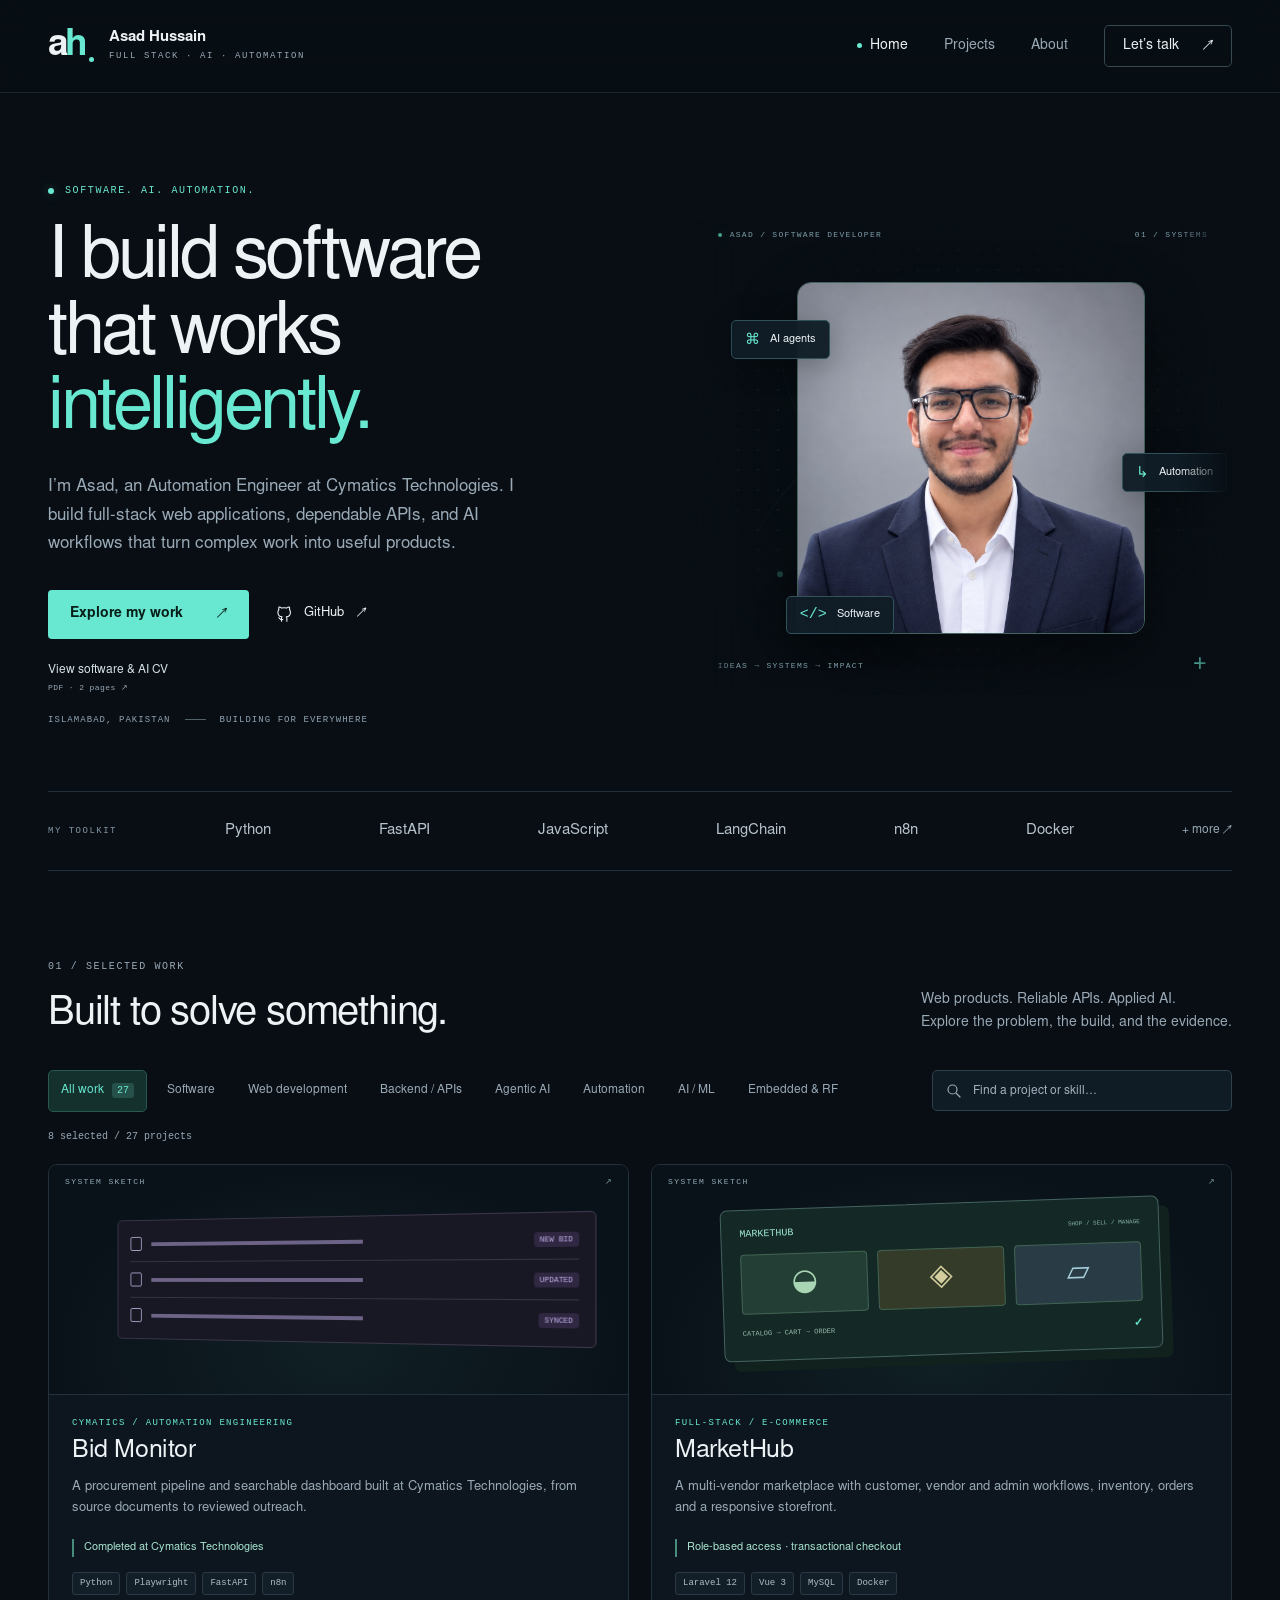
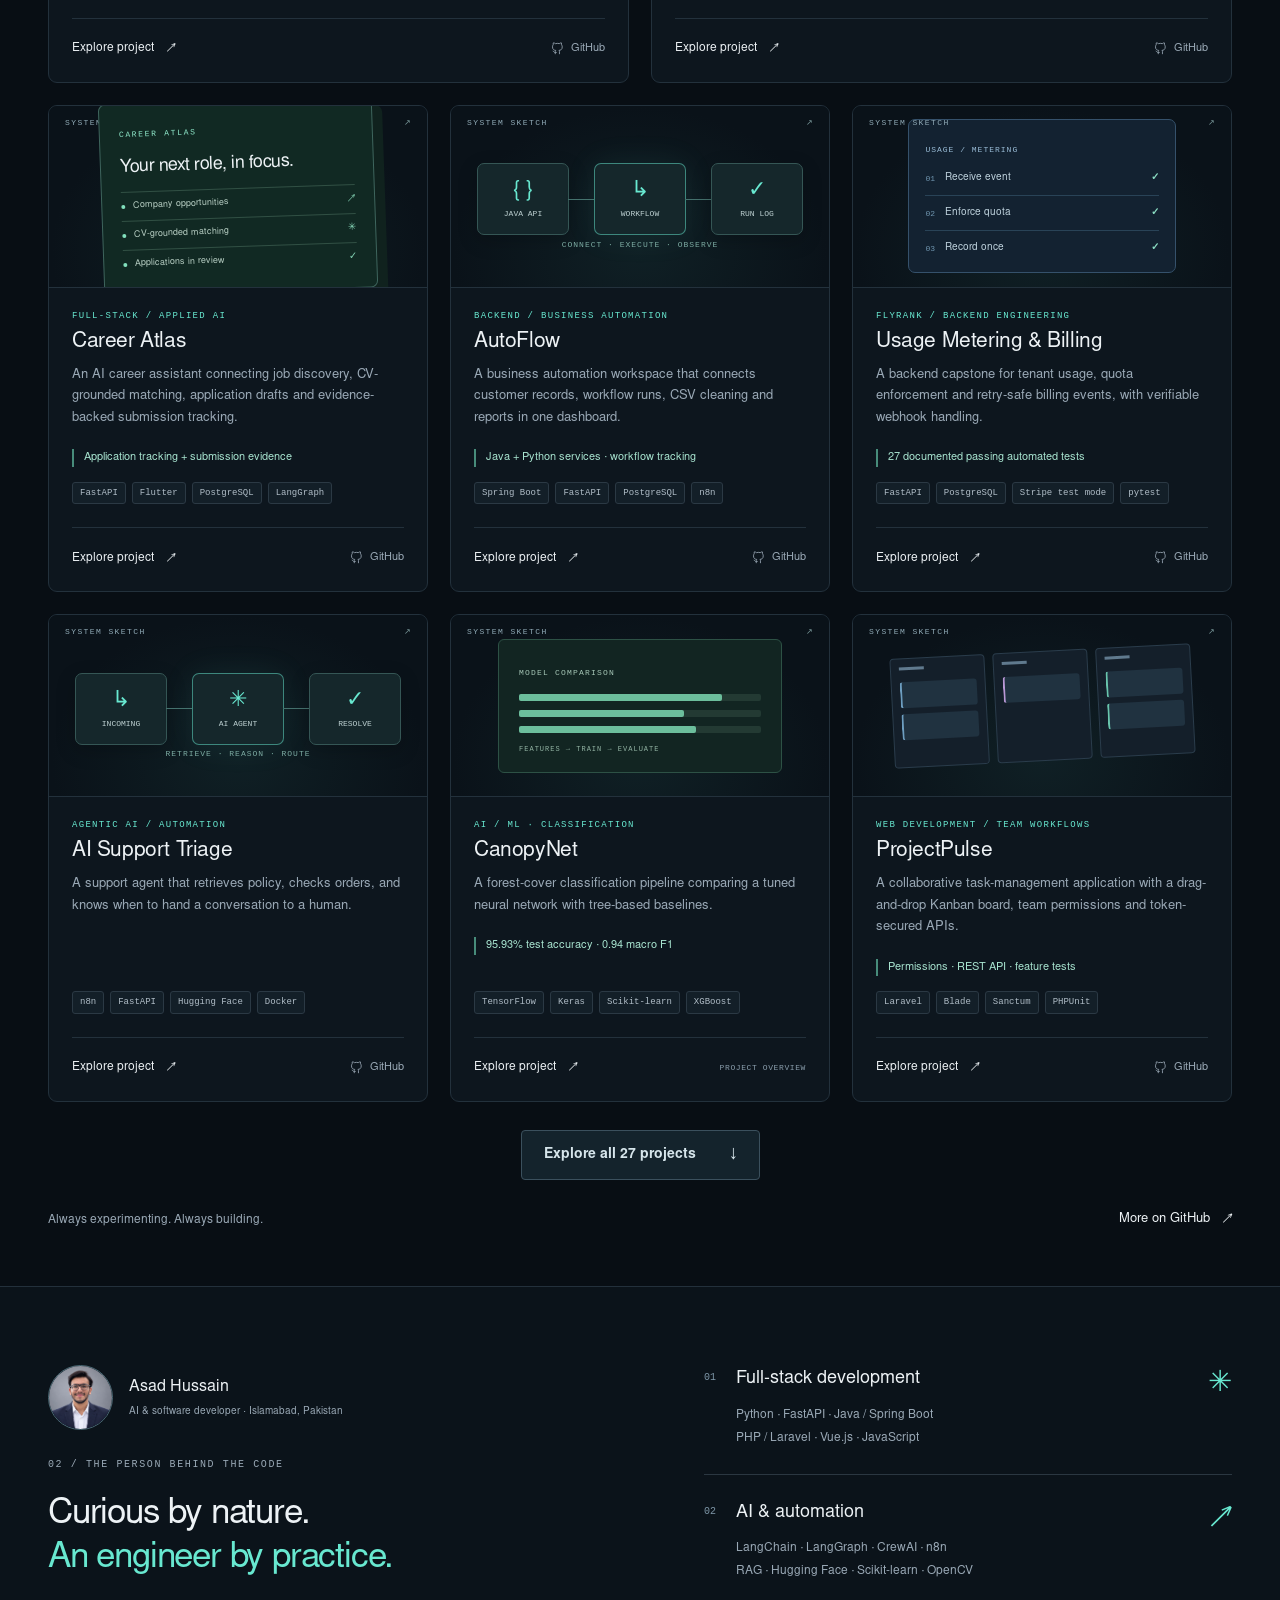
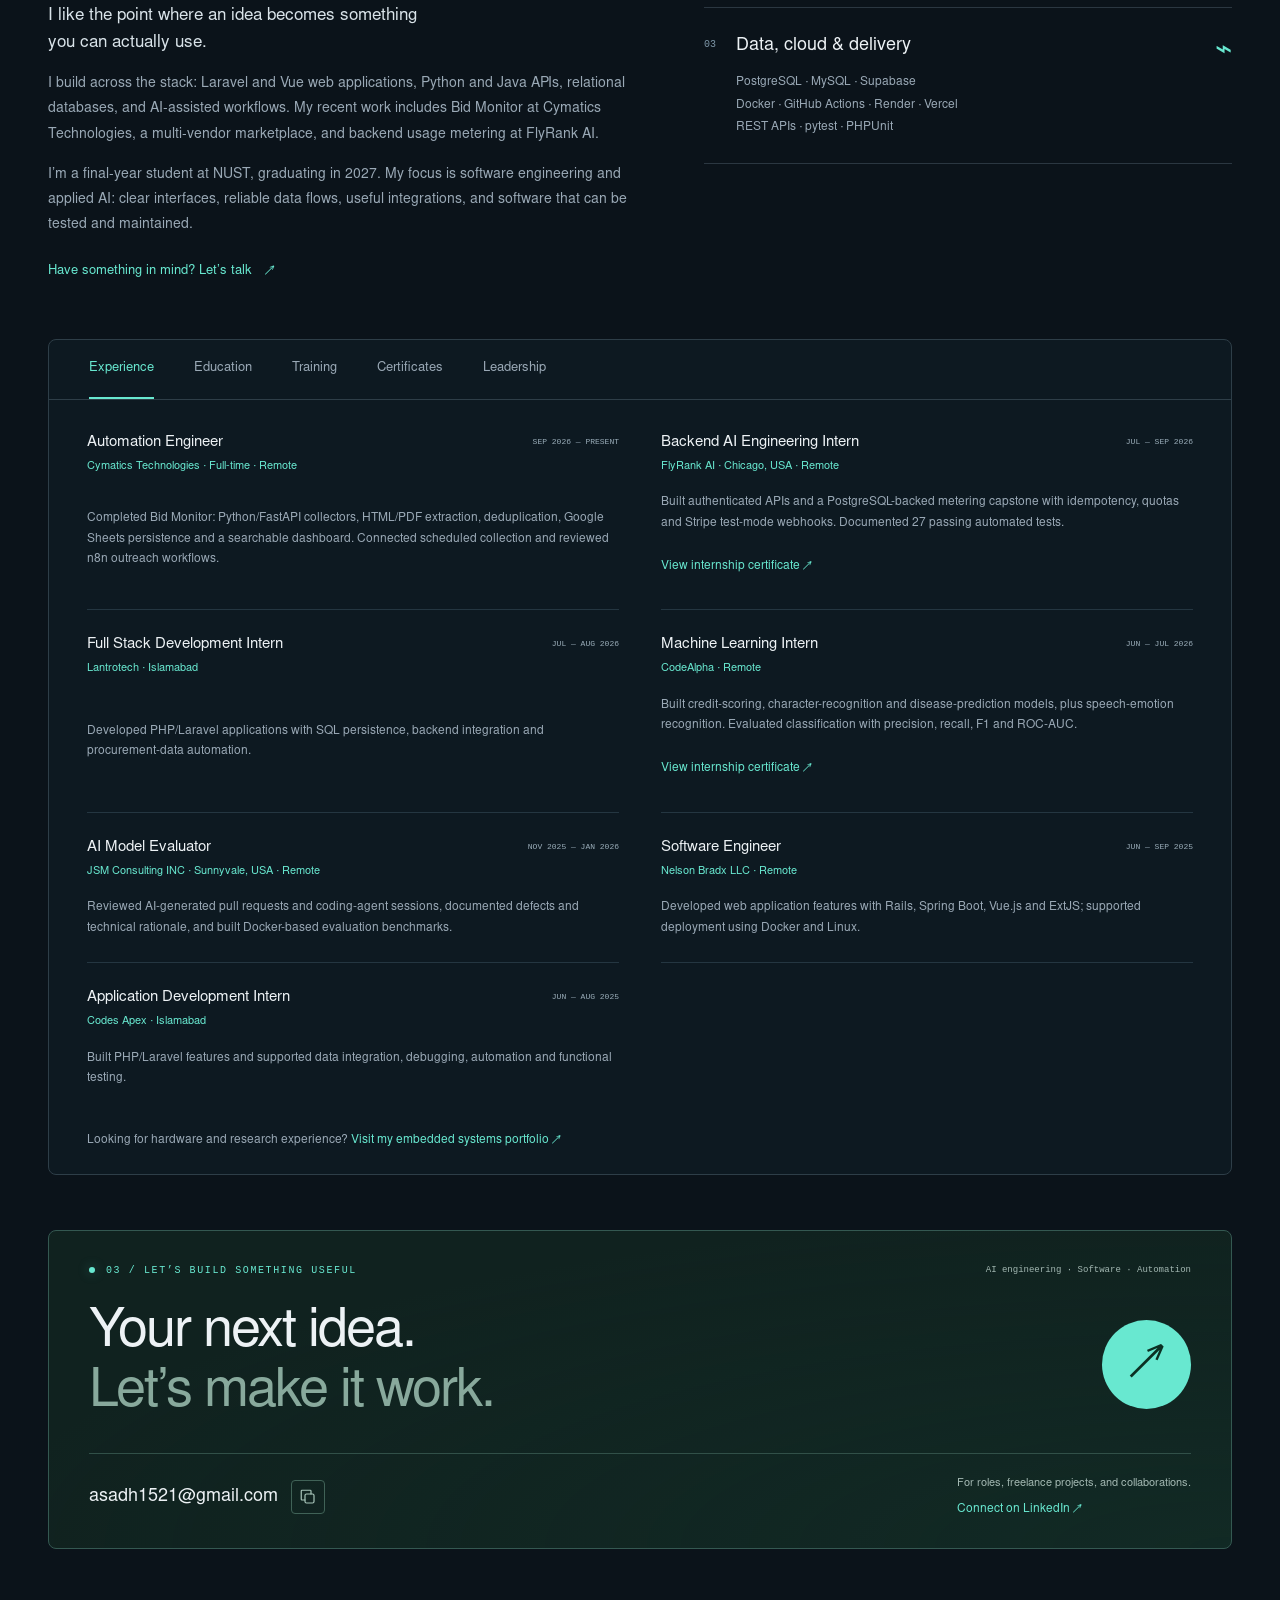
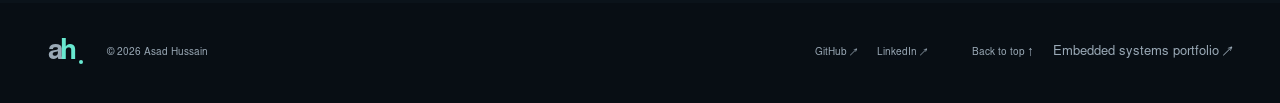
<file: index.html>
<!DOCTYPE html>
<html lang="en">
<head>
  <meta charset="UTF-8">
  <meta name="viewport" content="width=device-width, initial-scale=1">
  <meta name="theme-color" content="#080e14">
  <meta name="robots" content="index, follow">
  <link rel="canonical" href="https://automation-portfolio-steel.vercel.app/">
  <meta property="og:type" content="website">
  <meta property="og:site_name" content="Asad Hussain Portfolio">
  <meta property="og:title" content="Asad Hussain — AI, Software & Automation">
  <meta property="og:description" content="Explore full-stack web applications, backend APIs, AI agents and automation projects built by Asad Hussain.">
  <meta property="og:url" content="https://automation-portfolio-steel.vercel.app/">
  <meta property="og:image" content="https://automation-portfolio-steel.vercel.app/assets/social-preview.png">
  <meta property="og:image:width" content="1200">
  <meta property="og:image:height" content="630">
  <meta property="og:image:alt" content="Asad Hussain — AI, Software & Automation. Selected projects: Career Atlas, Bid Monitor, and AI Support Triage.">
  <meta name="twitter:card" content="summary_large_image">
  <meta name="twitter:title" content="Asad Hussain — AI, Software & Automation">
  <meta name="twitter:description" content="Full-stack web development, backend APIs, machine learning and automation.">
  <meta name="twitter:image" content="https://automation-portfolio-steel.vercel.app/assets/social-preview.png">
  <title>Asad Hussain — Software, AI & Automation</title>
  <meta name="description" content="Asad Hussain builds AI applications, agentic systems, workflow automations, and software that connects ideas to real-world use.">
  <link rel="icon" href="/favicon.svg" type="image/svg+xml">
  <link rel="stylesheet" href="/style.css">
  <link rel="stylesheet" href="/enhancements.css">
  <script src="/profile.js" defer></script>
  <script src="/projects.js" defer></script>
  <script src="/app.js" defer></script>
  <script src="/certificate-viewer.js" defer></script>
</head>
<body>
  <a class="skip-link" href="#main">Skip to content</a>
  <header class="header">
    <div class="container header-inner">
      <a class="brand" href="#home" aria-label="Asad Hussain home"><span class="brand-mark">a<span>h</span><i></i></span><span class="brand-name">Asad Hussain<span>FULL STACK · AI · AUTOMATION</span></span></a>
      <nav id="navigation" aria-label="Main navigation">
        <a class="nav-link active" href="#home" aria-current="location">Home</a>
        <a class="nav-link" href="#projects">Projects</a>
        <a class="nav-link" href="#about">About</a>
        <a class="nav-link nav-contact" href="#contact">Let’s talk <span aria-hidden="true">↗</span></a>
      </nav>
      <button class="menu-toggle" aria-label="Open navigation" aria-expanded="false" aria-controls="navigation"><span></span><span></span></button>
    </div>
  </header>
  <main id="main">
    <section id="home" class="hero container" aria-labelledby="hero-title">
      <div class="hero-copy">
        <div class="eyebrow"><span class="status-dot"></span> SOFTWARE. AI. AUTOMATION.</div>
        <h1 id="hero-title">I build software<br>that works<br><span class="accent">intelligently.</span></h1>
        <p class="hero-description">I’m Asad, an Automation Engineer at Cymatics Technologies. I build full-stack web applications, dependable APIs, and AI workflows that turn complex work into useful products.</p>
        <div class="hero-actions"><a class="button primary" href="#projects">Explore my work <span aria-hidden="true">↗</span></a><a class="text-link" href="https://github.com/asadh-74" target="_blank" rel="noopener noreferrer"><svg viewBox="0 0 24 24" class="icon" aria-hidden="true"><path d="M9 19c-4.3 1.3-4.3-2.2-6-2.7m12 5v-3.8a3.3 3.3 0 0 0-.9-2.6c3-.3 6.2-1.5 6.2-6.9a5.4 5.4 0 0 0-1.5-3.8c.2-.4.7-1.9-.2-3.7 0 0-1.2-.4-4 1.5a13.5 13.5 0 0 0-7.2 0c-2.8-1.9-4-1.5-4-1.5-.9 1.8-.4 3.3-.2 3.7A5.4 5.4 0 0 0 1.7 8c0 5.4 3.2 6.6 6.2 6.9A3.3 3.3 0 0 0 7 17.5v3.8" transform="translate(1 1) scale(.9)"/></svg> GitHub <span aria-hidden="true">↗</span></a></div>
        <div class="resume-links"><a href="/assets/Asad_Hussain_CV.pdf" target="_blank" rel="noopener noreferrer">View software & AI CV <span>PDF · 2 pages ↗</span></a></div>
        <div class="hero-footnote"><span>ISLAMABAD, PAKISTAN</span><span class="small-line"></span><span>BUILDING FOR EVERYWHERE</span></div>
      </div>
      <div class="hero-art portrait-art">
        <div class="art-top"><span><i class="status-dot"></i> ASAD / SOFTWARE DEVELOPER</span><span>01 / SYSTEMS</span></div>
        <svg id="network-art" viewBox="0 0 520 480" aria-hidden="true"><defs><radialGradient id="coreGlow"><stop stop-color="#55e7d0" stop-opacity=".22"/><stop offset="1" stop-color="#55e7d0" stop-opacity="0"/></radialGradient><linearGradient id="orbitStroke"><stop stop-color="#51e2cd" stop-opacity=".02"/><stop offset=".5" stop-color="#51e2cd" stop-opacity=".6"/><stop offset="1" stop-color="#51e2cd" stop-opacity=".02"/></linearGradient></defs><circle cx="260" cy="240" r="215" fill="url(#coreGlow)"/><g id="globe"></g><g fill="none" stroke="url(#orbitStroke)"><ellipse cx="260" cy="240" rx="238" ry="84" transform="rotate(-30 260 240)"/><ellipse cx="260" cy="240" rx="220" ry="100" transform="rotate(40 260 240)"/></g><circle cx="443" cy="120" r="4" fill="#60e8d1"/><circle cx="78" cy="358" r="3" fill="#60e8d1"/></svg>
        <img class="hero-portrait" src="/assets/asad-professional.jpg" alt="Professional portrait of Asad Hussain" width="1000" height="1200" fetchpriority="high"><div class="art-label label-one"><span class="art-icon">⌘</span> AI agents</div><div class="art-label label-two"><span class="art-icon">↳</span> Automation</div><div class="art-label label-three"><span class="art-icon">&lt;/&gt;</span> Software</div>
        <div class="art-bottom"><span>IDEAS → SYSTEMS → IMPACT</span><span class="crosshair">+</span></div>
      </div>
      <div class="capabilities"><span class="capabilities-label">MY TOOLKIT</span><span>Python</span><span>FastAPI</span><span>JavaScript</span><span>LangChain</span><span>n8n</span><span>Docker</span><a href="#about" aria-label="View more skills">+ more <span aria-hidden="true">↗</span></a></div>
    </section>
    <section id="projects" class="projects container" aria-labelledby="projects-title">
      <div class="section-heading"><div><div class="eyebrow muted">01 / SELECTED WORK</div><h2 id="projects-title">Built to solve something.</h2></div><p>Web products. Reliable APIs. Applied AI.<br>Explore the problem, the build, and the evidence.</p></div>
      <div class="project-toolbar"><div class="filters" role="group" aria-label="Filter projects by area"><button class="filter active" data-filter="all" aria-pressed="true">All work <span id="total-projects">27</span></button><button class="filter" data-filter="software" aria-pressed="false">Software</button><button class="filter" data-filter="web" aria-pressed="false">Web development</button><button class="filter" data-filter="backend" aria-pressed="false">Backend / APIs</button><button class="filter" data-filter="agentic" aria-pressed="false">Agentic AI</button><button class="filter" data-filter="automation" aria-pressed="false">Automation</button><button class="filter" data-filter="ml" aria-pressed="false">AI / ML</button><button class="filter" data-filter="embedded" aria-pressed="false">Embedded & RF</button></div><label class="project-search"><span class="sr-only">Search projects by name, tool, or skill</span><svg viewBox="0 0 24 24" class="icon" aria-hidden="true"><circle cx="10" cy="10" r="6"/><path d="m15 15 5 5"/></svg><input id="project-search" type="search" placeholder="Find a project or skill…" maxlength="100" autocomplete="off"></label></div>
      <div class="results-heading"><span id="project-count" class="project-count" aria-live="polite" aria-atomic="true">Selected projects</span><button id="reset-filters" hidden>Clear filters ×</button></div>
      <div id="project-grid" class="project-grid"></div>
      <div id="empty-state" hidden><h3>No projects found.</h3><p>Try a tool such as Python, or explore another area.</p><button id="empty-reset" class="button primary">Show all work ↗</button></div>
      <button id="show-more" class="button load-more">Explore more projects <span aria-hidden="true">↓</span></button>
      <noscript><p>Enable JavaScript to explore project filters and details. You can also <a href="https://github.com/asadh-74">browse all projects on GitHub</a>.</p></noscript>
      <div class="projects-footer"><p>Always experimenting. Always building.</p><a class="text-link" href="https://github.com/asadh-74?tab=repositories" target="_blank" rel="noopener noreferrer">More on GitHub <span aria-hidden="true">↗</span></a></div>
    </section>
    <section class="about-section" aria-labelledby="about-title">
      <div class="container">
        <div id="about" class="about-grid"><div><div class="profile-strip"><img src="/assets/asad-professional.jpg" alt="Asad Hussain" width="72" height="72" loading="lazy"><div><strong>Asad Hussain</strong><span>AI & software developer · Islamabad, Pakistan</span></div></div><div class="eyebrow muted">02 / THE PERSON BEHIND THE CODE</div><h2 id="about-title">Curious by nature.<br><span class="accent">An engineer by practice.</span></h2><p class="about-lead">I like the point where an idea becomes something you can actually use.</p><p>I build across the stack: Laravel and Vue web applications, Python and Java APIs, relational databases, and AI-assisted workflows. My recent work includes Bid Monitor at Cymatics Technologies, a multi-vendor marketplace, and backend usage metering at FlyRank AI.</p><p>I’m a final-year student at NUST, graduating in 2027. My focus is software engineering and applied AI: clear interfaces, reliable data flows, useful integrations, and software that can be tested and maintained.</p><a class="text-link" href="#contact">Have something in mind? Let’s talk <span aria-hidden="true">↗</span></a></div><div class="skills"><div class="skill-row"><span class="skill-number">01</span><div><h3>Full-stack development</h3><p>Python · FastAPI · Java / Spring Boot<br>PHP / Laravel · Vue.js · JavaScript</p></div><span class="skill-glyph" aria-hidden="true">✳</span></div><div class="skill-row"><span class="skill-number">02</span><div><h3>AI & automation</h3><p>LangChain · LangGraph · CrewAI · n8n<br>RAG · Hugging Face · Scikit-learn · OpenCV</p></div><span class="skill-glyph" aria-hidden="true">↗</span></div><div class="skill-row"><span class="skill-number">03</span><div><h3>Data, cloud & delivery</h3><p>PostgreSQL · MySQL · Supabase<br>Docker · GitHub Actions · Render · Vercel<br>REST APIs · pytest · PHPUnit</p></div><span class="skill-glyph" aria-hidden="true">⌁</span></div></div></div>
        <div class="background-panel">
          <div class="background-tabs" role="tablist" aria-label="Professional background"><button id="experience-tab" role="tab" aria-selected="true" aria-controls="experience-panel" tabindex="0">Experience</button><button id="education-tab" role="tab" aria-selected="false" aria-controls="education-panel" tabindex="-1">Education</button><button id="training-tab" role="tab" aria-selected="false" aria-controls="training-panel" tabindex="-1">Training</button><button id="certificates-tab" role="tab" aria-selected="false" aria-controls="certificates-panel" tabindex="-1">Certificates</button><button id="leadership-tab" role="tab" aria-selected="false" aria-controls="leadership-panel" tabindex="-1">Leadership</button></div>
          <div id="experience-panel" role="tabpanel" aria-labelledby="experience-tab" tabindex="0"><div class="experience-list"><article><div><h3>Automation Engineer</h3><span>Cymatics Technologies · Full-time · Remote</span></div><time>SEP 2026 — PRESENT</time><p>Completed Bid Monitor: Python/FastAPI collectors, HTML/PDF extraction, deduplication, Google Sheets persistence and a searchable dashboard. Connected scheduled collection and reviewed n8n outreach workflows.</p></article><article><div><h3>Backend AI Engineering Intern</h3><span>FlyRank AI · Chicago, USA · Remote</span></div><time>JUL — SEP 2026</time><p>Built authenticated APIs and a PostgreSQL-backed metering capstone with idempotency, quotas and Stripe test-mode webhooks. Documented 27 passing automated tests.</p><button class="credential-link" data-cert-image="/certs/flyrank-backend-ai-cert.jpg" data-cert-title="FlyRank AI — Backend AI Engineering">View internship certificate ↗</button></article><article><div><h3>Full Stack Development Intern</h3><span>Lantrotech · Islamabad</span></div><time>JUL — AUG 2026</time><p>Developed PHP/Laravel applications with SQL persistence, backend integration and procurement-data automation.</p></article><article><div><h3>Machine Learning Intern</h3><span>CodeAlpha · Remote</span></div><time>JUN — JUL 2026</time><p>Built credit-scoring, character-recognition and disease-prediction models, plus speech-emotion recognition. Evaluated classification with precision, recall, F1 and ROC-AUC.</p><button class="credential-link" data-cert-image="/certs/codealpha-ml.jpg" data-cert-title="CodeAlpha — Machine Learning">View internship certificate ↗</button></article><article><div><h3>AI Model Evaluator</h3><span>JSM Consulting INC · Sunnyvale, USA · Remote</span></div><time>NOV 2025 — JAN 2026</time><p>Reviewed AI-generated pull requests and coding-agent sessions, documented defects and technical rationale, and built Docker-based evaluation benchmarks.</p></article><article><div><h3>Software Engineer</h3><span>Nelson Bradx LLC · Remote</span></div><time>JUN — SEP 2025</time><p>Developed web application features with Rails, Spring Boot, Vue.js and ExtJS; supported deployment using Docker and Linux.</p></article><article><div><h3>Application Development Intern</h3><span>Codes Apex · Islamabad</span></div><time>JUN — AUG 2025</time><p>Built PHP/Laravel features and supported data integration, debugging, automation and functional testing.</p></article></div><p class="experience-note">Looking for hardware and research experience? <a href="https://asad-portfolio-flax-pi.vercel.app/" target="_blank" rel="noopener noreferrer">Visit my embedded systems portfolio ↗</a></p></div>
          <div id="education-panel" role="tabpanel" aria-labelledby="education-tab" tabindex="0" hidden><div class="credential-grid"><article><span class="eyebrow muted">FINAL YEAR · EXPECTED 2027</span><h3>B.E. Electrical Engineering</h3><p>National University of Sciences and Technology (NUST)<br>Islamabad, Pakistan</p></article></div></div>
          <div id="training-panel" role="tabpanel" aria-labelledby="training-tab" tabindex="0" hidden><div class="credential-grid"><article class="atomcamp-card"><div class="atomcamp-placeholder" role="note" aria-label="Certificate space reserved; certificate pending issuance"><span class="atomcamp-placeholder-icon" aria-hidden="true">✦</span><span class="atomcamp-placeholder-label">CERTIFICATE SPACE</span><strong>Atomcamp AI Bootcamp</strong><small>Certificate pending issuance</small></div><div class="atomcamp-details"><span class="eyebrow muted">ATOMCAMP · NSTP ISLAMABAD</span><h3>AI Bootcamp</h3><p class="atomcamp-date">JUNE — NOVEMBER 2026 · IN PROGRESS</p><p>Practical training in Python, exploratory data analysis, machine learning, and deep learning, progressing into LLM applications and agentic AI.</p><p>Building with CrewAI, LangChain, LangGraph, n8n, and Monday.com; learning to apply Git, Docker, DevOps, and CI/CD to organize, automate, and deliver AI projects.</p><span class="credential-link certificate-pending" aria-disabled="true">Certificate will be added after issuance</span></div></article></div></div>
          <div id="certificates-panel" role="tabpanel" aria-labelledby="certificates-tab" tabindex="0" hidden><div class="credential-grid"><article class="evidence-card"><button data-cert-image="/certs/flyrank-backend-ai-cert.jpg" data-cert-title="FlyRank AI — Backend AI Engineering"><img src="/certs/flyrank-backend-ai-cert.jpg" alt="FlyRank AI internship certificate for Asad Hussain" loading="lazy" width="1888" height="1334"><span class="eyebrow muted">FLYRANK AI · INTERNSHIP</span><h3>Backend AI Engineering</h3><p>1 July – 7 September 2026<br>Credential: FR-D11-EBC4A-72E6F</p><span class="credential-link">View certificate ↗</span></button></article><article class="evidence-card"><button data-cert-image="/certs/codealpha-ml.jpg" data-cert-title="CodeAlpha — Machine Learning"><img src="/certs/codealpha-ml.jpg" alt="CodeAlpha machine learning internship certificate for Asad Hussain" loading="lazy" width="1888" height="1334"><span class="eyebrow muted">CODEALPHA · INTERNSHIP</span><h3>Machine Learning</h3><p>20 June – 20 July 2026<br>Credential: CA/DF1/160558</p><span class="credential-link">View certificate ↗</span></button></article><article><span class="eyebrow muted">MICROSOFT / EDX</span><h3>AI Apps on Azure</h3><p>Cloud-based AI application development.</p></article><article><span class="eyebrow muted">IBM</span><h3>Data Analysis with Python</h3><p>Data preparation, analysis, and model development.</p></article><article><span class="eyebrow muted">DELOITTE</span><h3>Effective Leadership</h3><p>Communication, teamwork, and leadership fundamentals.</p></article></div></div>
          <div id="leadership-panel" role="tabpanel" aria-labelledby="leadership-tab" tabindex="0" hidden><div class="credential-grid"><article><span class="eyebrow muted">NUST ROBOTICS SOCIETY · VOLTFEST 2026</span><h3>Technical Lead</h3><p>Led the computer-vision initiative and demonstrated a real-time YOLOv8 detection dashboard.</p></article><article><span class="eyebrow muted">NUST ENGINEERING SOCIETY</span><h3>Workshops & Bootcamps</h3><p>Organized PCB-design bootcamps and electronics workshops for high-school students.</p></article><article><span class="eyebrow muted">NMUN 2024</span><h3>Model UN Delegate</h3><p>Research, negotiation, and public speaking.</p></article><article><span class="eyebrow muted">PROFESSIONAL COMMUNITY</span><h3>IEEE Member</h3><p>Institute of Electrical and Electronics Engineers.</p></article></div></div>
        </div>
        <div id="contact" class="contact"><div class="contact-top"><div class="eyebrow"><span class="status-dot"></span> 03 / LET’S BUILD SOMETHING USEFUL</div><span class="contact-note">AI engineering · Software · Automation</span></div><div class="contact-main"><h2>Your next idea.<br><span>Let’s make it work.</span></h2><a class="contact-arrow" href="mailto:asadh1521@gmail.com?subject=Let%27s%20build%20something" aria-label="Email Asad about a project"><span aria-hidden="true">↗</span></a></div><div class="contact-bottom"><div><a class="email" href="mailto:asadh1521@gmail.com">asadh1521@gmail.com</a><button class="copy-email" aria-label="Copy email address" title="Copy email address"><svg class="icon" viewBox="0 0 24 24" aria-hidden="true"><rect x="8" y="8" width="12" height="12" rx="2"/><path d="M16 8V4a1 1 0 0 0-1-1H4a1 1 0 0 0-1 1v11a1 1 0 0 0 1 1h4"/></svg></button><span id="copy-status" role="status"></span></div><p>For roles, freelance projects, and collaborations.<br><a class="linkedin-link" href="https://www.linkedin.com/in/asad-hussain92" target="_blank" rel="noopener noreferrer">Connect on LinkedIn ↗</a></p></div></div>
      </div>
    </section>
  </main>
  <footer class="footer container"><a class="brand-mark" href="#home" aria-label="Back to home">a<span>h</span><i></i></a><span>© <span id="year">2026</span> Asad Hussain</span><a href="https://github.com/asadh-74" target="_blank" rel="noopener noreferrer">GitHub ↗</a><a href="https://www.linkedin.com/in/asad-hussain92" target="_blank" rel="noopener noreferrer">LinkedIn ↗</a><a class="back-top" href="#home">Back to top ↑</a><a href="https://asad-portfolio-flax-pi.vercel.app/" target="_blank" rel="noopener noreferrer" class="text-link">Embedded systems portfolio ↗</a></footer>
  <dialog id="project-dialog" aria-labelledby="dialog-title"><button class="dialog-close" aria-label="Close project details">×</button><div id="dialog-content"></div></dialog>
<dialog id="certificate-dialog" aria-labelledby="certificate-title"><button class="dialog-close" aria-label="Close certificate">×</button><h2 id="certificate-title"></h2><img id="certificate-image" alt=""><a id="certificate-original" class="text-link" target="_blank" rel="noopener noreferrer">Open full-size certificate ↗</a></dialog>
</body>
</html>
</file>
<file: style.css>
@font-face{font-family:Portfolio Sans;src:url('/fonts/nimbus-sans.otf') format('opentype');font-display:swap;font-weight:400}@font-face{font-family:Portfolio Sans;src:url('/fonts/nimbus-sans-bold.otf') format('opentype');font-display:swap;font-weight:700}
:root{--bg:#080e14;--panel:#0d161e;--line:#23303b;--text:#edf2f5;--muted:#9aa9b6;--accent:#68e8d0;--mono:'Courier New',monospace;--sans:'Portfolio Sans',Arial,sans-serif}
*{box-sizing:border-box}html{scroll-behavior:smooth;scroll-padding-top:104px}body{margin:0;background:var(--bg);color:var(--text);font-family:var(--sans);font-size:16px;line-height:1.6;-webkit-font-smoothing:antialiased}button,a{-webkit-tap-highlight-color:transparent}a{color:inherit;text-decoration:none}button{font:inherit;color:inherit;cursor:pointer}button:disabled{cursor:default}button,a{touch-action:manipulation}a:focus-visible,button:focus-visible{outline:2px solid var(--accent);outline-offset:5px}button{border:0}.container{width:min(1240px,calc(100% - 96px));margin:auto}.accent{color:var(--accent)}.muted{color:var(--muted)!important}.skip-link{position:fixed;top:12px;left:12px;transform:translateY(-160%);background:var(--accent);color:#071914;padding:12px 20px;z-index:100}.skip-link:focus{transform:none}.header{position:sticky;top:0;z-index:20;background:#080e14ed;backdrop-filter:blur(20px);border-bottom:1px solid #1c2831}.header-inner{height:92px;display:flex;align-items:center;justify-content:space-between}.brand{display:flex;align-items:center;gap:15px}.brand-mark{position:relative;font-size:37px;letter-spacing:-4px;line-height:1;font-weight:700;display:inline-block;padding-right:10px}.brand-mark span{color:var(--accent)}.brand-mark i{display:inline-block;width:5px;height:5px;background:var(--accent);border-radius:50%;position:absolute;right:0;bottom:3px}.brand-name{font-size:15px;font-weight:700;line-height:1.35}.brand-name>span{display:block;font:9px/1.8 var(--mono);letter-spacing:1.6px;color:var(--muted);font-weight:400}nav{display:flex;align-items:center;gap:36px}.nav-link{font-size:14px;color:var(--muted);transition:color .2s}.nav-link:hover,.nav-link.active{color:var(--text)}.nav-link.active:not(.nav-contact):before{content:'';display:inline-block;width:5px;height:5px;background:var(--accent);border-radius:50%;margin-right:8px;vertical-align:middle}.nav-contact{border:1px solid #384951;padding:9px 18px;border-radius:5px;color:var(--text);display:flex;align-items:center;gap:24px}.nav-contact:hover{border-color:var(--accent)}.menu-toggle{display:none;background:transparent;width:44px;height:44px;padding:11px}.menu-toggle span{display:block;height:1px;background:var(--text);margin:7px 0;transition:transform .2s}
.hero{display:grid;grid-template-columns:1.12fr 1fr;column-gap:30px;padding-top:90px;position:relative}.eyebrow{font:10px/1.5 var(--mono);letter-spacing:1.6px;color:var(--accent);display:flex;align-items:center;gap:11px}.status-dot{display:inline-block;width:6px;height:6px;background:var(--accent);border-radius:50%;box-shadow:0 0 12px #68e8d05c;flex-shrink:0}h1,h2,h3,p{margin:0}h1{font-size:clamp(52px,5.65vw,81px);line-height:1.045;letter-spacing:-3.4px;font-weight:400;margin:25px 0 24px}h2{font-size:40px;line-height:1.16;letter-spacing:-1.2px;font-weight:400}.hero-description{max-width:490px;font-size:17px;line-height:1.7;color:var(--muted)}.hero-actions{display:flex;gap:27px;align-items:center;margin-top:30px}.button{display:inline-flex;align-items:center;justify-content:space-between;gap:34px;padding:13px 22px;border-radius:4px;font-size:14px;font-weight:700;min-height:48px;transition:background .2s,transform .2s}.button:hover{transform:translateY(-2px)}.primary{background:var(--accent);color:#081e18}.primary:hover{background:#8cf5df}.text-link{display:inline-flex;align-items:center;gap:10px;font-size:13px}.text-link:hover{color:var(--accent)}.text-link>span{margin-left:3px}.icon{width:18px;height:18px;fill:none;stroke:currentColor;stroke-width:1.6;stroke-linecap:round;stroke-linejoin:round;flex-shrink:0}.hero-footnote{display:flex;align-items:center;gap:14px;color:#91a4b3;font:9px var(--mono);letter-spacing:1.05px;margin-top:37px}.small-line{width:21px;height:1px;background:#53616a}.hero-art{position:relative;align-self:center;height:475px;background-image:radial-gradient(#3b666735 .8px,transparent .8px);background-size:20px 20px;margin-top:8px;isolation:isolate;mask-image:linear-gradient(90deg,transparent,#000 9%,#000 90%,transparent)}.hero-art:after{content:'';position:absolute;inset:0;background:radial-gradient(ellipse,transparent 38%,var(--bg) 77%);z-index:-1}.hero-art svg{width:100%;height:100%;overflow:visible}#globe{transform-origin:260px 240px;animation:globeBreathe 8s ease-in-out infinite}.art-top,.art-bottom{display:flex;justify-content:space-between;position:absolute;left:30px;right:24px;font:8px var(--mono);letter-spacing:1.3px;color:#7f9eaa}.art-top{top:10px}.art-top>span{display:flex;gap:8px;align-items:center}.art-top .status-dot{width:4px;height:4px}.art-bottom{bottom:17px;align-items:center}.crosshair{font-size:23px;font-weight:400;color:var(--accent)}.art-label{position:absolute;background:#101e27f5;border:1px solid #30535b;border-radius:5px;font-size:11px;padding:9px 13px;box-shadow:0 5px 30px #0004;display:flex;align-items:center;gap:10px;animation:float 7s ease-in-out infinite}.art-icon{color:var(--accent);font:15px var(--mono)}.label-one{top:21%;left:8%}.label-two{right:1%;top:49%;animation-delay:-2s}.label-three{left:18%;bottom:13%;animation-delay:-4s}.capabilities{grid-column:1/-1;display:flex;align-items:center;justify-content:space-between;gap:22px;padding:27px 0;margin-top:66px;border-top:1px solid var(--line);border-bottom:1px solid var(--line);font-size:15px;color:#b7c3cc}.capabilities .capabilities-label{font:9px var(--mono);letter-spacing:1.5px;color:#8497a5}.capabilities a{font-size:12px;color:var(--muted)}.capabilities a:hover{color:var(--accent)}
.projects{padding-top:88px;padding-bottom:55px}.section-heading{display:flex;align-items:flex-end;justify-content:space-between;gap:30px}.section-heading h2{margin-top:18px}.section-heading>p{font-size:14px;line-height:1.65;color:var(--muted);padding-bottom:3px}.project-toolbar{display:flex;justify-content:space-between;align-items:center;gap:16px;margin:32px 0 24px}.filters{display:flex;gap:6px;flex-wrap:wrap}.filter{background:transparent;border:1px solid transparent;border-radius:5px;padding:8px 13px;font-size:12px;min-height:38px;color:var(--muted);white-space:nowrap}.filter:hover{color:var(--text);background:#15212b}.filter.active{color:var(--accent);background:#14312e;border-color:#29584f}.filter span{font:10px var(--mono);background:#26514a;padding:2px 5px;margin-left:5px;border-radius:3px}.project-count{font:10px var(--mono);color:var(--muted);white-space:nowrap}.project-grid{display:grid;grid-template-columns:repeat(6,minmax(0,1fr));gap:22px}.project-card{grid-column:span 2;min-width:0;border:1px solid #23313c;background:var(--panel);border-radius:9px;overflow:hidden;display:flex;flex-direction:column;transition:border-color .25s,transform .25s;animation:cardIn .35s ease both}.project-card.featured{grid-column:span 3}.project-card:hover{border-color:#47716e;transform:translateY(-4px)}.project-card[hidden]{display:none}.project-visual{position:relative;overflow:hidden;height:182px;border-bottom:1px solid #23313c;background:radial-gradient(ellipse at 50% 80%,#18353766,transparent 70%),#0a1219;display:flex;align-items:center;justify-content:center;padding:22px}.featured .project-visual{height:230px}.visual-caption{position:absolute;top:12px;left:16px;font:8px var(--mono);letter-spacing:1.4px;color:#91abb7}.visual-corner{position:absolute;top:12px;right:16px;color:#7d9d9e;font:8px var(--mono)}.project-body{padding:23px 23px 18px;display:flex;flex-direction:column;flex:1}.project-type{font:9px var(--mono);letter-spacing:1.3px;color:var(--accent);margin-bottom:9px}.project-card h3{font-size:21px;line-height:1.2;font-weight:400;letter-spacing:-.4px;margin-bottom:10px}.featured h3{font-size:25px}.project-description{font-size:13px;line-height:1.65;color:var(--muted);margin-bottom:20px}.tags{display:flex;gap:6px;flex-wrap:wrap;margin-top:auto}.tag{font:9px/1.4 var(--mono);border:1px solid #2b3944;border-radius:3px;color:#b0bdc7;padding:4px 7px;background:#131f28}.project-links{margin-top:23px;padding-top:15px;border-top:1px solid #23313c;display:flex;justify-content:space-between;align-items:center;gap:10px}.detail-button{background:none;padding:0;font-size:12px;min-height:30px;text-align:left;display:flex;align-items:center;gap:13px}.detail-button:hover{color:var(--accent)}.repo-link{font-size:11px;color:var(--muted);display:flex;align-items:center;gap:6px;min-height:30px}.repo-link:hover{color:var(--accent)}.repo-link .icon{width:14px;height:14px}.source-unavailable{font:8px var(--mono);letter-spacing:.6px;color:#8a9eac}.projects-footer{display:flex;justify-content:space-between;align-items:center;padding:30px 0 0;gap:20px}.projects-footer p{font-size:12px;color:var(--muted)}
.workflow{width:100%;position:relative;display:flex;align-items:center;justify-content:center;gap:25px;padding-top:6px}.flow-node{position:relative;width:92px;height:72px;border:1px solid #355655;border-radius:7px;background:#15272b;display:flex;align-items:center;justify-content:center;flex-direction:column;gap:7px;box-shadow:0 6px 20px #0003;flex-shrink:0}.flow-node:after{content:'';position:absolute;left:100%;width:26px;height:1px;background:#45716d}.flow-node:last-child:after{display:none}.flow-node b{font-weight:400;color:var(--accent);font-size:22px;line-height:1}.flow-node span{font:8px var(--mono);color:#bed1d2}.flow-node.main-node{border-color:#67e8cf80;box-shadow:0 0 35px #68e8d013}.flow-label{position:absolute;bottom:38px;left:0;right:0;text-align:center;font:8px var(--mono);color:#7daca3;letter-spacing:1px}.rag-preview{width:76%;padding:17px 19px;border:1px solid #31404e;background:#111d28;border-radius:7px;box-shadow:15px 14px 0 -4px #101a23,15px 14px 0 -3px #253342;transform:rotate(-3deg)}.rag-title{font:9px var(--mono);color:#8fabc1;display:flex;justify-content:space-between;padding-bottom:13px;border-bottom:1px solid #2a3946}.rag-query{font-size:11px;color:#d0dce5;margin:14px 0 11px}.rag-line{height:4px;background:#344c60;border-radius:3px;margin:7px 0}.rag-line.short{width:63%}.rag-source{display:inline-block;margin-top:11px;color:#8bd3bb;background:#183b35;font:8px var(--mono);padding:3px 6px;border-radius:3px}.bid-rows{width:90%;border:1px solid #3c354a;border-radius:5px;padding:6px 14px;background:#171823;transform:perspective(500px) rotateY(-9deg)}.bid-row{display:flex;align-items:center;gap:11px;border-bottom:1px solid #373344;padding:11px 0}.bid-row:last-child{border-bottom:0}.bid-row i{width:13px;height:15px;border:1px solid #a69ec6;border-radius:2px}.bid-row span{height:4px;background:#6d6387;width:50%}.bid-row b{margin-left:auto;color:#c7b5ed;font:7px var(--mono);padding:3px 5px;background:#302742;border-radius:3px}.vision-scene{position:relative;width:90%;height:116px;background:linear-gradient(0deg,#20313c,transparent),repeating-linear-gradient(90deg,transparent,transparent 30px,#20353a 31px,#20353a 32px);border:1px solid #2d464b;border-radius:5px;overflow:hidden}.vision-scene:after{position:absolute;content:'';width:100%;height:1px;background:#8aded280;top:50%;box-shadow:0 0 15px #68e8d0;animation:scan 5s ease-in-out infinite}.detection{position:absolute;border:1px solid #76d8b9;bottom:16px;left:28px;width:62px;height:59px}.detection:after{content:'';position:absolute;inset:14px 10px 0;background:#66828788;border-radius:5px 5px 0 0}.detection span{position:absolute;top:-16px;left:-1px;background:#76d8b9;color:#102622;font:7px var(--mono);padding:2px 4px;white-space:nowrap}.detection.second{width:43px;height:76px;left:auto;right:31px;border-color:#82a9e2}.detection.second span{background:#82a9e2}.crew{display:flex;align-items:center;gap:19px}.crew-agent{width:57px;height:65px;border-radius:30px 30px 9px 9px;border:1px solid #3e4e75;background:#172034;display:grid;place-items:center;position:relative;font-size:24px;color:#a9b9ec}.crew-agent:nth-child(2){transform:translateY(-13px);border-color:#90a4df}.crew-agent:after{content:'';position:absolute;bottom:-15px;left:10px;right:10px;height:3px;background:#40577d;border-radius:5px}.board{display:grid;grid-template-columns:repeat(3,1fr);gap:8px;width:90%;transform:rotate(-3deg)}.board-col{background:#141f2a;border:1px solid #2a3c4b;padding:8px;border-radius:4px;min-height:110px}.board-col>i{display:block;width:25px;height:3px;background:#607a8e;margin-bottom:12px}.board-card{background:#203240;height:26px;margin:6px 0;border-radius:3px;border-left:2px solid #6d9ec0}.board-col:nth-child(2) .board-card{border-color:#b998d6}.board-col:nth-child(3) .board-card{border-color:#69c6ad}.radar-visual{width:134px;height:134px;position:relative;border:1px solid #345e53;border-radius:50%;background:repeating-radial-gradient(circle,transparent 0,transparent 21px,#2c514950 22px,#2c514950 23px),conic-gradient(from 25deg,transparent 0deg,#5ad5b02b 65deg,transparent 66deg);display:grid;place-items:center}.radar-visual:before,.radar-visual:after{content:'';position:absolute;background:#31534a80}.radar-visual:before{width:100%;height:1px}.radar-visual:after{height:100%;width:1px}.radar-visual i{position:absolute;width:5px;height:5px;border-radius:50%;background:#8de9c7;box-shadow:0 0 8px #8de9c7;left:76%;top:29%}.radar-visual i:nth-child(2){left:33%;top:62%}.signal-art{width:90%;height:120px}.signal-art .gridline{stroke:#283b4b;stroke-width:1}.signal-art .wave{fill:none;stroke:#91c2f3;stroke-width:1.5}.signal-art text{fill:#8fa4b7;font:8px monospace}
.about-section{border-top:1px solid var(--line);background:#0b131a;padding:78px 0 54px}.about-grid{display:grid;grid-template-columns:1.1fr 1fr;gap:100px;scroll-margin-top:115px}.about-grid h2{font-size:35px;margin:21px 0 23px;line-height:1.24}.about-grid p{color:var(--muted);font-size:14px;line-height:1.8;margin-bottom:15px}.about-grid .about-lead{color:#d9e3e9;font-size:17px;line-height:1.6;max-width:400px}.about-grid .text-link{margin-top:9px;color:var(--accent)}.skills{padding-top:20px}.skill-row{display:flex;gap:20px;border-bottom:1px solid #2b3741;padding:24px 0}.skill-row:first-child{padding-top:0}.skill-number{color:#7e96a7;font:10px var(--mono);padding-top:7px}.skill-row h3{font-size:18px;font-weight:400;margin-bottom:10px}.skill-row p{font-size:12px;line-height:1.9;margin:0}.skill-glyph{margin-left:auto;color:var(--accent);font-size:29px;line-height:1.4}.contact{margin-top:80px;border:1px solid #345851;border-radius:8px;background:radial-gradient(ellipse at 100% 100%,#153c324a,transparent 75%),#10221f;padding:32px 40px 29px;scroll-margin-top:115px}.contact-top{display:flex;justify-content:space-between;align-items:center;gap:20px}.contact-note{font:9px var(--mono);color:#a2b7b1}.contact-main{display:flex;align-items:center;justify-content:space-between;gap:25px;margin:26px 0 28px}.contact-main h2{font-size:54px;letter-spacing:-2px;line-height:1.12}.contact-main h2 span{color:#88a99c}.contact-arrow{width:89px;height:89px;border-radius:50%;display:grid;place-items:center;background:var(--accent);color:#0b3023;font-size:47px;line-height:1;transition:transform .2s}.contact-arrow:hover{transform:rotate(45deg)}.contact-bottom{border-top:1px solid #315048;padding-top:21px;display:flex;justify-content:space-between;align-items:center;gap:20px}.contact-bottom>div{display:flex;align-items:center;gap:13px;flex-wrap:wrap}.email{font-size:18px;line-height:1.5}.email:hover{text-decoration:underline;text-underline-offset:5px}.copy-email{display:grid;place-items:center;width:34px;height:34px;border-radius:4px;border:1px solid #406257;background:transparent;color:#a8c5ba}.copy-email:hover{color:var(--accent);border-color:var(--accent)}#copy-status{font-size:11px;color:var(--accent)}.contact-bottom p{font-size:11px;color:#a2b7b1}.footer{display:flex;align-items:center;gap:20px;height:100px;font-size:10px;color:var(--muted)}.footer .brand-mark{font-size:28px;margin-right:4px}.footer .brand-mark i{width:4px;height:4px}.footer a:hover{color:var(--accent)}.footer>span{margin-right:auto}.footer .back-top{margin-left:25px}
dialog{position:fixed;width:min(650px,calc(100% - 32px));border:1px solid #3b535e;border-radius:12px;background:#101b24;color:var(--text);padding:46px;max-height:85dvh;overflow:auto;box-shadow:0 30px 100px #0008}dialog::backdrop{background:#03070ccb;backdrop-filter:blur(6px)}.dialog-close{position:absolute;right:13px;top:11px;background:#1b2a35;border-radius:5px;width:36px;height:36px;font-size:25px;color:#c5d1da;line-height:1}.dialog-close:hover{background:#30454e}.dialog-type{font:10px var(--mono);color:var(--accent);letter-spacing:1px;margin-bottom:14px}dialog h2{font-size:32px;letter-spacing:-.8px;margin-bottom:23px}dialog h3{font-size:14px;color:var(--text);margin:24px 0 8px}dialog p{font-size:14px;color:#b2c0cc;line-height:1.8}dialog ul{padding-left:18px;color:#b2c0cc;font-size:14px;line-height:1.8}dialog li{margin-bottom:7px}dialog .tags{margin:23px 0}dialog .button{margin-top:10px}.dialog-note{border-top:1px solid var(--line);margin-top:24px;padding-top:14px;font-size:11px;color:var(--muted)}body.dialog-open{overflow:hidden}@keyframes globeBreathe{50%{transform:scale(1.025);opacity:.85}}@keyframes float{50%{transform:translateY(-6px)}}@keyframes cardIn{from{opacity:0;transform:translateY(8px)}to{opacity:1;transform:translateY(0)}}@keyframes scan{50%{top:85%}}
@media(min-width:1500px){.hero{padding-top:100px}h1{font-size:84px}.hero-art{height:500px}}
@media(max-width:1100px){.container{width:calc(100% - 64px)}h1{font-size:62px;letter-spacing:-2.7px}.hero{column-gap:12px;padding-top:65px}.hero-art{height:405px}.art-label{font-size:10px;padding:7px 10px}.label-two{right:0}.hero-description{font-size:16px}.project-toolbar{align-items:flex-start}.filter{padding:8px 10px}.project-count{padding-top:12px}.project-body{padding:20px 19px 15px}.project-card h3{font-size:20px}.featured h3{font-size:23px}.about-grid{gap:55px}.contact-note{display:none}.hero-footnote{font-size:8px;gap:10px}.workflow{gap:17px}.flow-node{width:75px}.flow-node:after{width:18px}}
@media(max-width:850px){.container{width:calc(100% - 48px)}nav{gap:23px}.brand-name>span{font-size:8px;letter-spacing:1px}.hero{grid-template-columns:1.1fr 1fr;padding-top:60px}h1{font-size:52px;letter-spacing:-2.5px}.hero-art{height:355px}.hero-description{font-size:14px}.hero-actions{gap:17px}.hero-actions .text-link{font-size:11px;gap:6px}.button{padding:12px 17px;gap:20px;font-size:13px}.hero-footnote{line-height:1.7;letter-spacing:.8px;gap:9px}.art-top{font-size:6px;left:12px;right:12px}.art-bottom{font-size:6px;left:12px;right:12px}.label-one{left:1%}.label-three{left:10%}.art-label{font-size:8px}.art-icon{font-size:13px}.capabilities{gap:16px;margin-top:48px;font-size:13px;flex-wrap:wrap}.capabilities .capabilities-label{font-size:8px}.capabilities a{font-size:10px}.section-heading h2{font-size:33px}.section-heading>p{font-size:12px}.project-card,.project-card.featured{grid-column:span 3}.project-card .project-visual{height:180px}.project-card h3,.featured h3{font-size:22px}.project-grid{gap:18px}.project-toolbar{flex-wrap:wrap;margin-top:27px;gap:8px}.project-count{padding-top:0}.filters{gap:4px}.filter{font-size:11px}.about-grid{gap:30px}.about-grid h2{font-size:29px}.skill-row{gap:12px}.skill-row p{font-size:11px}.skill-row h3{font-size:16px}.skill-glyph{font-size:25px}.contact-main h2{font-size:45px}.contact-bottom{align-items:flex-start;flex-direction:column;gap:11px}.contact-bottom p{margin:0}}
@media(max-width:640px){html{scroll-padding-top:87px}.container{width:calc(100% - 40px)}.header-inner{height:76px}.brand-mark{font-size:32px}.brand-name{font-size:14px}.brand-name>span{font-size:8px;letter-spacing:1.2px}.menu-toggle{display:block}.header nav{display:none;position:absolute;left:0;right:0;top:76px;background:#0d171ffb;padding:15px 20px 23px;border-bottom:1px solid #34424c;flex-direction:column;align-items:stretch;gap:2px}.header nav.open{display:flex}.nav-link{padding:11px 12px;font-size:15px;min-height:44px}.nav-contact{margin-top:7px;justify-content:space-between}.menu-toggle[aria-expanded=true] span:first-child{transform:translateY(4px) rotate(45deg)}.menu-toggle[aria-expanded=true] span:last-child{transform:translateY(-4px) rotate(-45deg)}.hero{display:block;padding-top:45px}.eyebrow{font-size:8px;letter-spacing:1.25px;gap:9px}h1{font-size:clamp(46px,12.5vw,70px);letter-spacing:-2.4px;margin:22px 0 21px;line-height:1.05}.hero-description{font-size:15px;max-width:470px;line-height:1.75}.hero-actions{margin-top:27px;gap:26px}.hero-actions .text-link{font-size:12px}.button{font-size:13px;padding:13px 20px;gap:25px}.hero-footnote{margin-top:25px;font-size:7px;letter-spacing:.95px;gap:12px}.hero-art{height:325px;margin:28px auto 0;max-width:430px}.art-top,.art-bottom{font-size:7px;left:15px;right:15px}.art-top{top:3px}.art-bottom{bottom:0}.label-one{left:6%;top:24%}.label-two{right:3%}.label-three{left:15%;bottom:16%}.art-label{font-size:10px;padding:8px 11px}.capabilities{margin-top:27px;padding:21px 0;display:grid;grid-template-columns:repeat(4,1fr);gap:17px 8px;font-size:12px}.capabilities .capabilities-label{font-size:7px;letter-spacing:1px}.capabilities a{font-size:11px}.projects{padding-top:53px;padding-bottom:35px}.section-heading{display:block}.section-heading h2{font-size:32px;margin-top:15px;letter-spacing:-1px}.section-heading>p{margin-top:17px;font-size:13px}.section-heading>p br{display:none}.project-toolbar{margin-top:24px;margin-bottom:18px;gap:12px}.filters{gap:7px 5px}.filter{padding:9px 11px;font-size:11px;min-height:40px;border-color:#25343d}.project-count{font-size:9px}.project-grid{grid-template-columns:1fr;gap:19px}.project-card,.project-card.featured{grid-column:auto}.project-card .project-visual{height:192px}.project-card h3,.featured h3{font-size:23px}.project-body{padding:23px 22px 18px}.project-type{font-size:9px}.project-description{font-size:13px}.project-links{margin-top:22px}.detail-button,.repo-link{min-height:35px}.projects-footer{align-items:flex-start;gap:15px;padding-top:24px}.projects-footer p{max-width:150px;font-size:11px}.projects-footer .text-link{font-size:11px;white-space:nowrap}.about-section{padding:50px 0 28px}.about-grid{display:block}.about-grid h2{font-size:32px;margin-top:19px}.about-grid .about-lead{font-size:17px}.about-grid p{font-size:14px}.skills{padding-top:32px}.skill-row{padding:22px 0;gap:18px}.skill-row h3{font-size:18px}.skill-row p{font-size:12px}.skill-glyph{font-size:28px}.contact{margin-top:46px;padding:25px 22px 23px}.contact .eyebrow{font-size:7px;letter-spacing:1px}.contact-main{margin:23px 0 24px;gap:12px}.contact-main h2{font-size:clamp(28px,7.4vw,40px);letter-spacing:-1px}.contact-arrow{width:52px;height:52px;font-size:30px;flex-shrink:0}.email{font-size:16px}.contact-bottom>div{gap:9px}.contact-bottom p{font-size:10px}.copy-email{width:32px;height:32px}.footer{height:95px;gap:12px;font-size:9px;flex-wrap:wrap;padding:20px 0}.footer .brand-mark{font-size:26px}.footer .back-top{margin-left:0}.footer>span{margin-right:auto}dialog{padding:39px 23px 28px}dialog h2{font-size:28px}.dialog-type{font-size:9px}.workflow{gap:23px}.flow-node{width:79px}.flow-node:after{width:24px}.flow-label{bottom:26px}}
@media(max-width:360px){.container{width:calc(100% - 32px)}h1{font-size:45px}.hero-footnote{gap:8px;font-size:6px}.brand-name{font-size:13px}.brand-name>span{font-size:7px}.contact{padding:22px 17px}.email{font-size:14px}.contact-main h2{font-size:27px}.flow-node{width:67px}.workflow{gap:16px}.flow-node:after{width:17px}.footer .back-top{display:none}}
@media(prefers-reduced-motion:reduce){html{scroll-behavior:auto}*,*:before,*:after{animation:none!important;transition:none!important}}
</file>
<file: enhancements.css>
[hidden]{display:none!important}.sr-only{position:absolute;width:1px;height:1px;padding:0;margin:-1px;overflow:hidden;clip:rect(0,0,0,0);white-space:nowrap;border:0}.resume-links{display:flex;gap:24px;margin-top:22px}.resume-links a{font-size:12px;color:#d6e4e9;min-height:30px}.resume-links a:hover{color:var(--accent)}.resume-links span{display:block;font:8px var(--mono);color:var(--muted);margin-top:3px;letter-spacing:.4px}.hero-footnote{margin-top:23px}.project-toolbar{flex-wrap:wrap;gap:17px}.project-search{display:flex;align-items:center;gap:10px;min-height:41px;padding:0 12px;background:#101c25;border:1px solid #2e404c;border-radius:5px;color:var(--muted);flex:1;min-width:235px;max-width:300px}.project-search:focus-within{outline:1px solid var(--accent);border-color:var(--accent)}.project-search input{background:none;color:var(--text);font:12px var(--sans);border:0;outline:0;width:100%;padding:11px 0}.project-search input::placeholder{color:#a2b2be}.results-heading{display:flex;justify-content:space-between;align-items:center;min-height:24px;margin-top:-11px;margin-bottom:15px}.results-heading .project-count{padding:0}#reset-filters{background:none;font-size:11px;color:var(--accent);padding:7px 0}#empty-state{border:1px dashed #3d535f;border-radius:8px;padding:48px 25px;text-align:center;background:#0f1a23}#empty-state h3{font-size:24px;font-weight:400}#empty-state p{font-size:14px;color:var(--muted);margin:12px 0 23px}.load-more{display:flex;background:#14232c;border:1px solid #3b505d;color:#d6e5eb;margin:28px auto 0}.load-more:hover{background:#1c343c;border-color:var(--accent)}.project-grid.filtered{grid-template-columns:repeat(auto-fit,minmax(min(100%,300px),1fr))}.project-grid.filtered .project-card{grid-column:auto}.project-grid.filtered .project-card .project-visual{height:190px}.project-grid.filtered .project-card h3{font-size:22px}.profile-strip{display:flex;align-items:center;gap:16px;margin-bottom:27px}.profile-strip img{width:65px;height:65px;object-fit:cover;object-position:50% 30%;border-radius:50%;border:1px solid #486773}.profile-strip strong{font-size:16px;font-weight:400}.profile-strip span{display:block;font-size:10px;color:var(--muted);margin-top:3px}.about-grid{gap:75px}.skills{padding-top:65px}.background-panel{margin-top:55px;border:1px solid #2e3e48;border-radius:8px;background:#0d1921;overflow:hidden}.background-tabs{display:flex;gap:10px;border-bottom:1px solid #2e3e48;padding:0 25px;overflow:auto}.background-tabs button{position:relative;padding:19px 15px;font-size:13px;color:var(--muted);background:none;white-space:nowrap}.background-tabs button[aria-selected=true]{color:var(--accent)}.background-tabs button[aria-selected=true]:after{content:'';position:absolute;bottom:0;left:15px;right:15px;height:2px;background:var(--accent)}.background-tabs button:focus-visible{outline-offset:-5px}.background-panel [role=tabpanel]{padding:8px 38px 17px;min-height:247px}.background-panel [role=tabpanel]:focus-visible{outline:1px solid var(--accent);outline-offset:-4px}.experience-list{display:grid;grid-template-columns:1fr 1fr;gap:0 42px}.experience-list article{padding:24px 0;border-bottom:1px solid #243641;display:grid;grid-template-columns:1fr auto;gap:14px 12px}.experience-list article:nth-last-child(-n+2){border:0}.experience-list h3{font-size:15px;font-weight:400;line-height:1.4}.experience-list article>div>span{font-size:11px;color:var(--accent)}.experience-list time{font:8px var(--mono);color:#9baeba;padding-top:5px;white-space:nowrap}.experience-list p{grid-column:1/-1;font-size:12px;color:var(--muted);line-height:1.7}.credential-grid{display:grid;grid-template-columns:1fr 1fr;gap:25px 42px;padding:24px 0 13px}.credential-grid article h3{font-size:20px;font-weight:400;margin:10px 0}.credential-grid article p{font-size:13px;color:var(--muted);line-height:1.8}.credential-grid article .eyebrow{font-size:8px;letter-spacing:1px}#education-panel .credential-grid,#training-panel .credential-grid{grid-template-columns:1fr;max-width:680px}.contact{margin-top:55px}.career-preview{width:82%;padding:16px 19px;border:1px solid #3e655d;background:#112923;box-shadow:10px 10px 0 #10221e;border-radius:7px;transform:rotate(-2deg)}.career-preview>span{font:8px var(--mono);letter-spacing:1.7px;color:#8fe8ca}.career-preview h4{font:18px var(--sans);margin:10px 0 13px;letter-spacing:-.5px}.career-preview>div{display:flex;align-items:center;gap:8px;font-size:9px;border-top:1px solid #315044;padding:6px 0;color:#b7cec3}.career-preview i{width:4px;height:4px;background:#81dfbc;border-radius:50%}.career-preview b{margin-left:auto;color:#85d4b6;font-size:10px;font-weight:400}.watch-face{position:relative;width:114px;height:114px;border-radius:50%;border:5px double #ad976d;background:radial-gradient(circle,#192026,#0b1419);box-shadow:0 0 0 5px #2f2e2a,0 13px 30px #0005;display:flex;justify-content:center}.watch-face>span{position:absolute;top:5px;font:13px Georgia;color:#c7b58e}.watch-face>i{position:absolute;left:51%;bottom:50%;height:28px;width:2px;background:#c7b58e;transform:rotate(35deg);transform-origin:bottom}.watch-face>b{position:absolute;left:51%;top:50%;height:32px;width:1px;background:#c7b58e;transform:rotate(-70deg);transform-origin:top}.watch-face>em{position:absolute;bottom:21px;font:6px Georgia;color:#cab996;letter-spacing:1.6px}.model-bars{width:85%;padding:19px 20px;background:#122522;border:1px solid #2d5145;border-radius:6px}.model-bars>span{font:8px var(--mono);letter-spacing:1.2px;color:#a6c7b7}.model-bars>div{height:7px;background:#233a33;margin:9px 0;border-radius:2px}.model-bars i{width:var(--bar);height:100%;display:block;background:#6cbe9c;border-radius:2px}.model-bars small{display:block;margin-top:12px;font:7px var(--mono);color:#93b4a4;letter-spacing:1px}
@media(max-width:1000px){.project-search{max-width:none}.about-grid{gap:40px}.experience-list{gap:0 30px}.experience-list article{grid-template-columns:1fr;gap:9px}.experience-list time{padding:0}.hero{padding-top:60px}.credential-grid{gap:25px 30px}}
@media(max-width:640px){.resume-links{gap:27px;margin-top:23px}.resume-links a{font-size:12px}.resume-links span{font-size:8px}.project-search{max-width:none;flex-basis:100%;min-height:44px}.project-search input{font-size:14px}.project-toolbar{margin-bottom:20px}.results-heading{margin-top:-6px;margin-bottom:14px}.project-grid.filtered{grid-template-columns:1fr}.project-grid.filtered .project-card{grid-column:auto}.skills{padding-top:32px}.profile-strip{margin-bottom:25px}.profile-strip span{font-size:10px}.profile-strip img{width:60px;height:60px}.background-panel{margin-top:38px}.background-tabs{padding:0 8px;gap:0}.background-tabs button{font-size:11px;padding:16px 12px}.background-tabs button[aria-selected=true]:after{left:12px;right:12px}.background-panel [role=tabpanel]{padding:0 22px 10px;min-height:260px}.experience-list{grid-template-columns:1fr}.experience-list article{padding:21px 0}.experience-list article:nth-last-child(-n+2){border-bottom:1px solid #243641}.experience-list article:last-child{border:0}.experience-list h3{font-size:16px}.experience-list p{font-size:13px}.experience-list time{font-size:9px}.credential-grid{grid-template-columns:1fr;gap:27px}.credential-grid article h3{font-size:19px}.credential-grid article p{font-size:13px}.credential-grid article .eyebrow{font-size:8px}.contact{margin-top:39px}.load-more{font-size:12px}.career-preview h4{font-size:17px}.career-preview{width:86%}}

.linkedin-link{display:inline-block;color:var(--accent);margin-top:8px;font-size:12px}.linkedin-link:hover{text-decoration:underline;text-underline-offset:4px}.resume-links{flex-wrap:wrap}.research-visual{text-align:center;width:85%;color:#9fcbbd}.research-visual>span{font:8px var(--mono);letter-spacing:1.4px}.research-visual p{font:8px var(--mono);letter-spacing:1px;margin-top:16px}.battery-outline{display:flex;gap:6px;position:relative;width:110px;height:52px;border:2px solid #6cae9a;border-radius:6px;padding:7px;margin:18px auto 0}.battery-outline:after{content:'';width:6px;height:20px;background:#6cae9a;position:absolute;right:-8px;top:14px;border-radius:0 2px 2px 0}.battery-outline i{flex:1;background:#4eb59c;border-radius:2px}.battery-outline i:last-child{opacity:.4}.meter-wave{font-size:74px;line-height:1.1;color:var(--accent)}

.portrait-art #network-art{opacity:.25}.hero-portrait{position:absolute;left:20%;top:13%;width:64%;height:74%;object-fit:cover;object-position:50% 25%;border-radius:14px;border:1px solid #45645f;box-shadow:0 20px 55px #0006}.portrait-art .art-label{z-index:2}.portrait-art .art-top,.portrait-art .art-bottom{z-index:3}.about-photo{margin:0 0 28px;border:1px solid #2e464f;border-radius:10px;overflow:hidden;background:#102029}.about-photo img{display:block;width:100%;height:240px;object-fit:cover;object-position:50% 45%}.about-photo figcaption{padding:12px 15px;font:9px var(--mono);letter-spacing:1.6px;color:#b9d1d4}.skills{padding-top:0}.profile-strip img{object-position:50% 23%}@media(max-width:640px){.skills{padding-top:32px}.hero-portrait{left:20%;top:11%;height:76%}.about-photo img{height:250px}.portrait-art .art-top{font-size:6px}}

.credential-link{color:var(--accent);background:none;text-align:left;font-size:12px;min-height:38px;padding:6px 0}.experience-list>.credential-link,.experience-list article>.credential-link{grid-column:1/-1}.evidence-card>button{display:block;width:100%;padding:0;text-align:left;background:none}.evidence-card img{width:100%;height:155px;object-fit:contain;background:#edf2f1;border-radius:5px;margin-bottom:17px}.evidence-card .credential-link{display:inline-block}#certificate-dialog{width:min(960px,94vw);max-width:960px;padding:35px 25px 25px}#certificate-dialog h2{font-size:20px;padding-right:25px}#certificate-image{display:block;width:100%;height:auto;max-height:65vh;object-fit:contain;margin:20px 0;background:#f3f5f4}#certificate-original{font-size:13px;color:var(--accent)}

/* Software portfolio refresh — October 2026. */
.project-evidence{font-size:11px;line-height:1.6;color:#a7e3cf;margin:0 0 15px;padding-left:10px;border-left:2px solid #478c7b}.project-toolbar .filters{flex-wrap:wrap;gap:7px}.project-toolbar .filter{padding:10px 12px}.live-link{display:inline-block;color:var(--accent);margin:20px 0 0 18px}.experience-note{font-size:12px;color:var(--muted);padding:18px 0 6px;line-height:1.7}.experience-note a{color:var(--accent)}.experience-list article:nth-last-child(-n+2){border-bottom:1px solid #243641}.experience-list article:last-child{border:0}.product-preview{width:82%;padding:18px;border:1px solid #436260;border-radius:7px;background:#142825;transform:rotate(-2deg);box-shadow:10px 10px 0 #10211e}.store-top{font:10px var(--mono);color:#a1ead7}.store-top span{float:right;font-size:6px;color:#86b3a6;line-height:13px}.product-tiles{display:flex;gap:10px;margin:15px 0}.product-tiles i{display:grid;place-items:center;flex:1;height:60px;background:#233f35;border:1px solid #426353;border-radius:4px;font-size:30px;font-style:normal;color:#aad5b4}.product-tiles i:nth-child(2){background:#343b29;color:#d4ce9f}.product-tiles i:nth-child(3){background:#293b44;color:#a5ccdb}.store-bottom{display:flex;justify-content:space-between;font:7px var(--mono);color:#96b9ab}.store-bottom b{font-size:11px;color:var(--accent)}.billing-preview{width:80%;border:1px solid #35516b;border-radius:7px;background:#132231;padding:16px}.billing-preview>span{font:8px var(--mono);color:#9abdd7;letter-spacing:1px}.billing-preview>div{display:flex;align-items:center;gap:10px;border-bottom:1px solid #294357;padding:9px 0;font-size:10px;color:#c0d4df}.billing-preview>div:last-child{border:0;padding-bottom:0}.billing-preview i{font:8px var(--mono);color:#6f95af}.billing-preview b{margin-left:auto;color:#8cdec4}.voice-preview{display:flex;align-items:center;flex-direction:column;gap:12px}.voice-orb{display:grid;place-items:center;width:70px;height:70px;font-size:43px;border:1px solid #587b86;border-radius:50%;background:radial-gradient(circle,#385f6b,#152734);color:#b0e5df;box-shadow:0 0 35px #5dc7b51a}.voice-preview>span{font:8px var(--mono);color:#9ec9c3;letter-spacing:1px}.voice-bars{display:flex;height:22px;gap:5px;align-items:center}.voice-bars i{width:3px;height:8px;background:#76cfbd;border-radius:2px}.voice-bars i:nth-child(2n){height:16px}.voice-bars i:nth-child(3n){height:22px}
@media(max-width:640px){.project-toolbar .filter{padding:11px 12px;min-height:42px}.live-link{display:block;margin:18px 0 0}.project-evidence{font-size:12px}.product-preview{width:85%}.store-top span{font-size:5px}}

/* Center the new straight-on professional portrait consistently. */
.hero-portrait{object-position:50% 16%}.about-photo img{object-position:50% 18%}

/* Atomcamp training and future certificate slot */
#training-panel .credential-grid{grid-template-columns:1fr;max-width:900px}
.atomcamp-card{display:grid;grid-template-columns:minmax(210px,.82fr) minmax(0,1.5fr);gap:28px;align-items:center;padding:22px;border:1px solid #273b42;border-radius:10px;background:linear-gradient(145deg,#101c22,#0c1318)}
.atomcamp-placeholder{aspect-ratio:1.38;display:flex;flex-direction:column;align-items:center;justify-content:center;gap:10px;padding:20px;text-align:center;color:#162329;background:linear-gradient(145deg,#f6f8f7,#dfe9e7);border:7px solid #f4f7f6;border-radius:7px;box-shadow:0 10px 28px #0004}
.atomcamp-placeholder-icon{font-size:30px;color:#168e83}
.atomcamp-placeholder-label{font:8px var(--mono);letter-spacing:1.5px;color:#47706b}
.atomcamp-placeholder strong{font-size:15px;line-height:1.3}
.atomcamp-placeholder small{font-size:10px;color:#667d79}
.atomcamp-details h3{font-size:22px;font-weight:400;margin:10px 0}
.atomcamp-details p{font-size:12px;color:var(--muted);line-height:1.75}
.atomcamp-details .atomcamp-date{font:9px var(--mono);letter-spacing:.7px;color:var(--accent)}
.certificate-pending{display:inline-block;margin-top:8px;opacity:.8;cursor:default}
@media(max-width:640px){.atomcamp-card{grid-template-columns:1fr;padding:16px}.atomcamp-placeholder{max-width:100%}}
</file>
